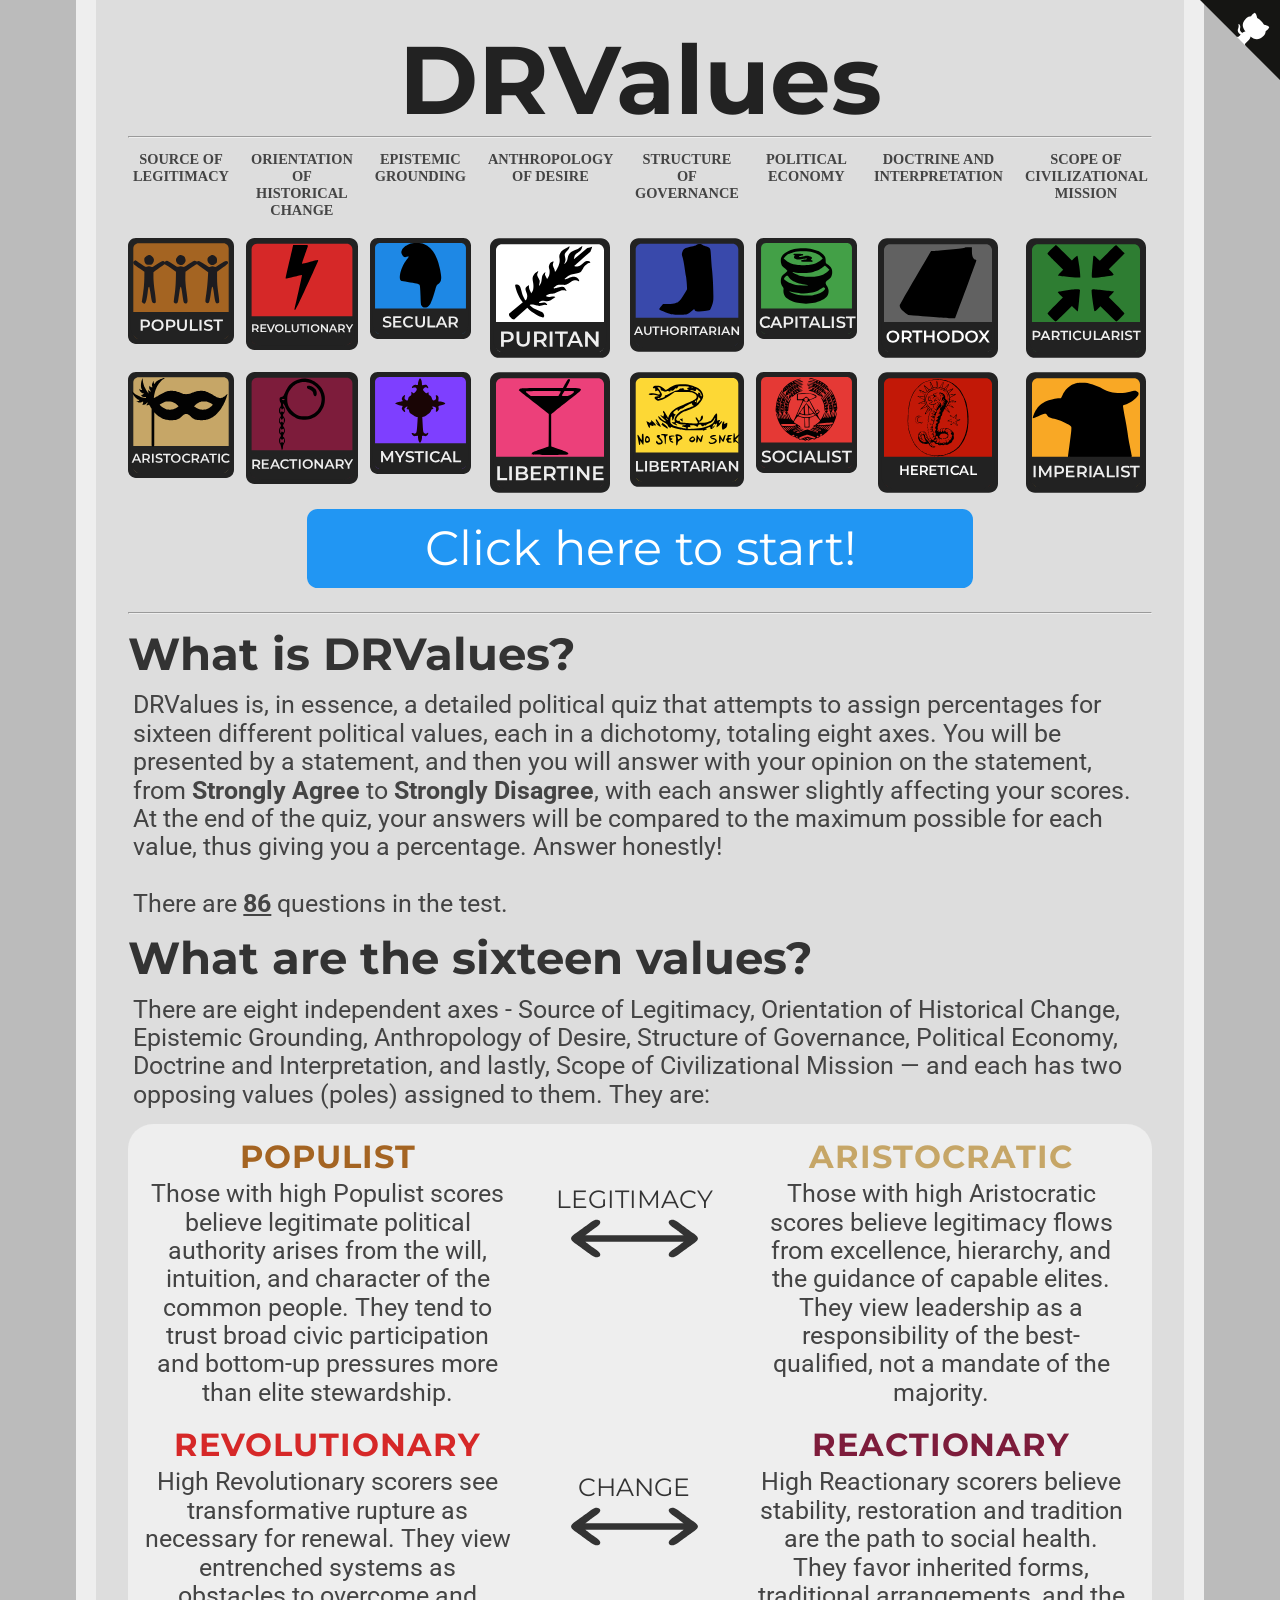
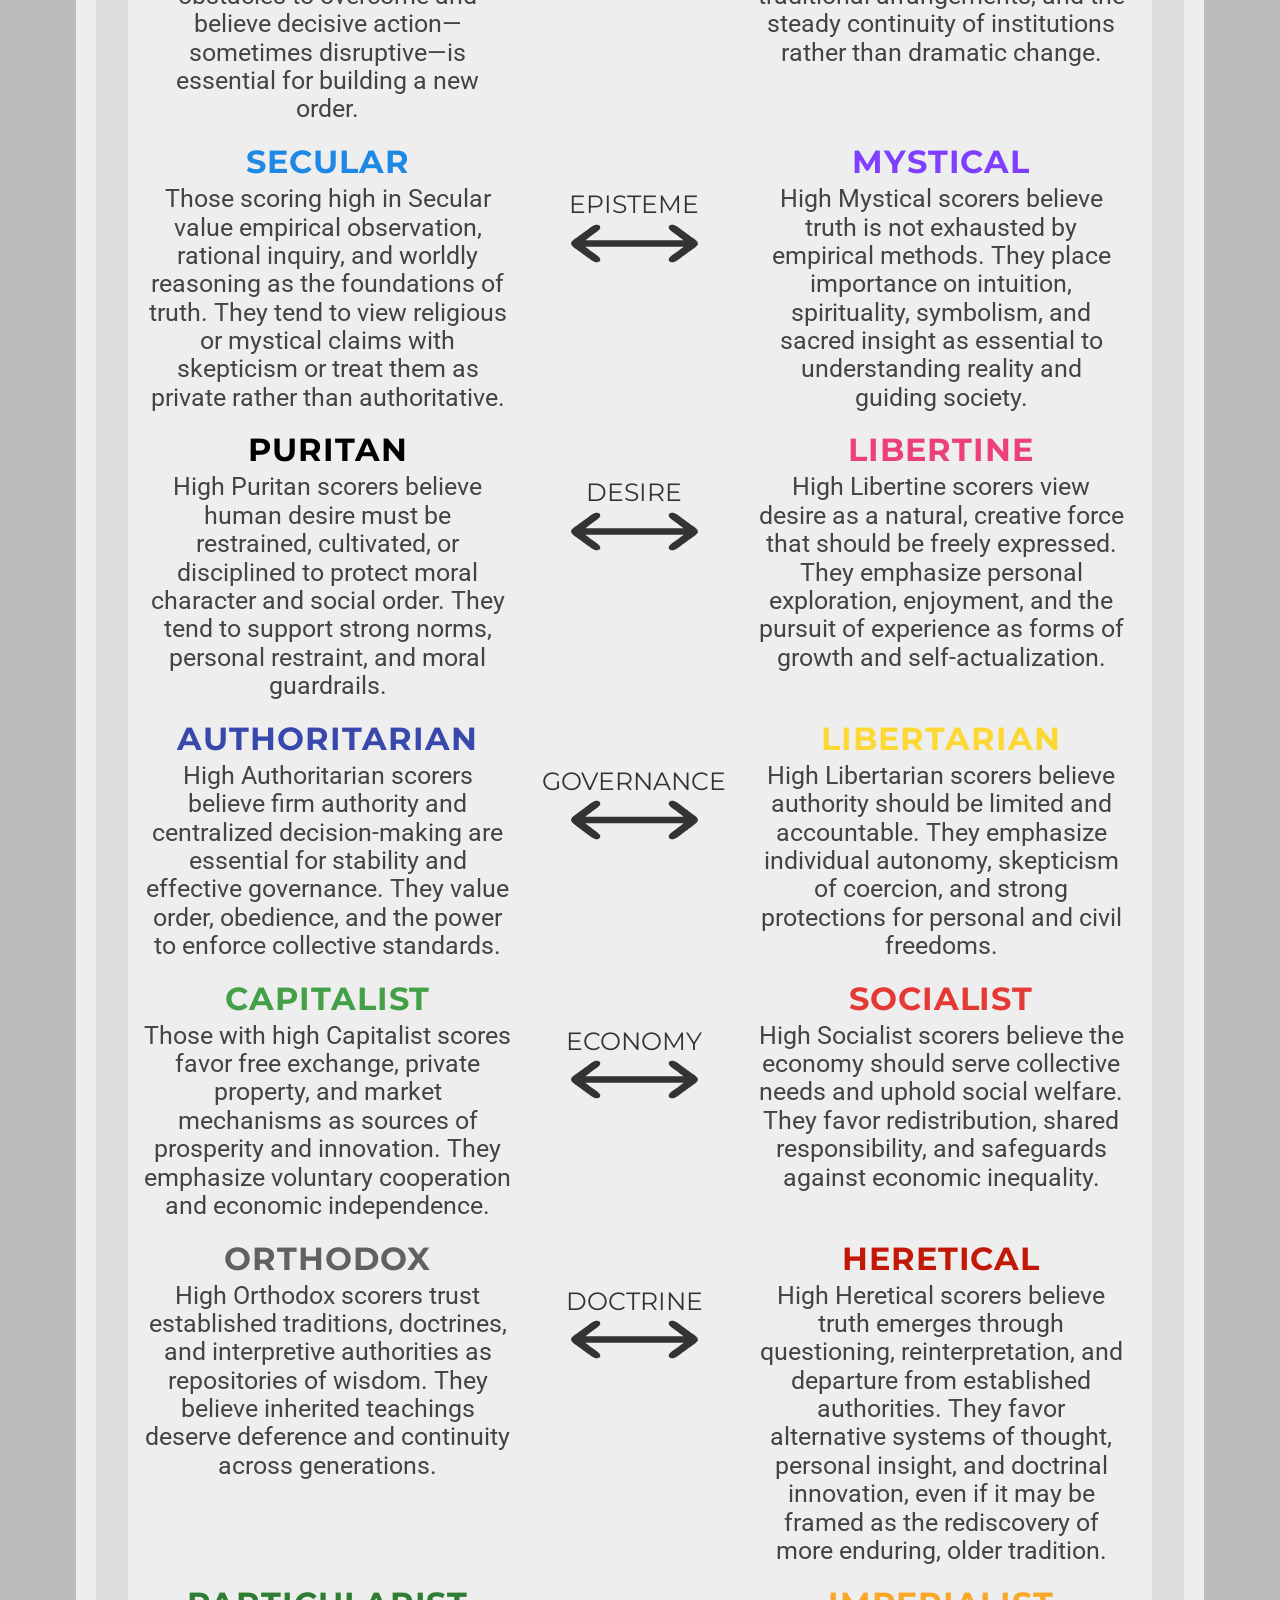
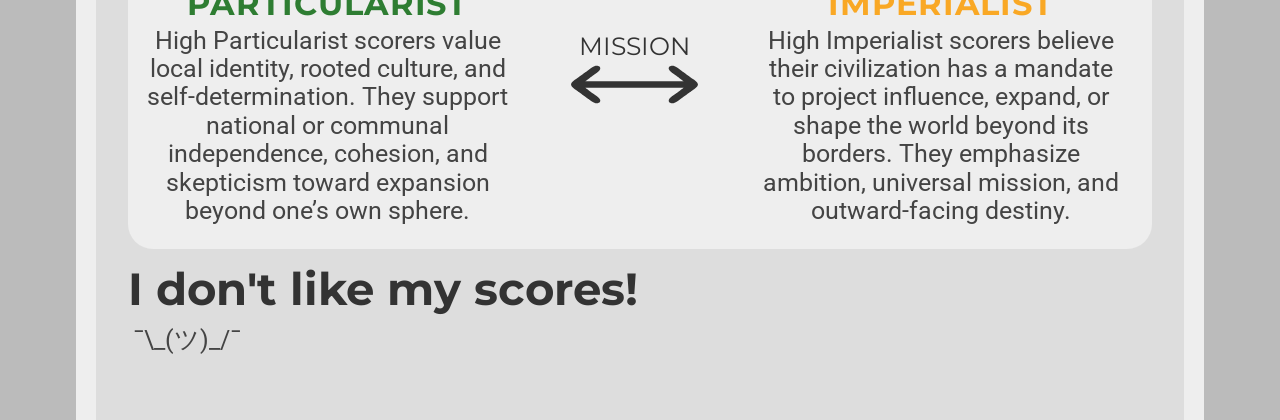
<file: index.html>
<head>
<link href="https://fonts.googleapis.com/css?family=Montserrat:300,400,700|Roboto:400,700" rel="stylesheet">
<link href='style.css' rel='stylesheet' type='text/css'>
<title>DRValues</title>
<link rel="icon" type="x-icon" href="icon.png">
<link rel="shortcut icon" type="x-icon" href="icon.png">
<meta charset="utf-8">
</head>
<body>
<a href="https://github.com/nevadaa/drvalues" class="github-corner" aria-label="View source on Github"><svg width="80" height="80" viewBox="0 0 250 250" style="fill:#151513; color:#fff; position: absolute; top: 0; border: 0; right: 0;" aria-hidden="true"><path d="M0,0 L115,115 L130,115 L142,142 L250,250 L250,0 Z"></path><path d="M128.3,109.0 C113.8,99.7 119.0,89.6 119.0,89.6 C122.0,82.7 120.5,78.6 120.5,78.6 C119.2,72.0 123.4,76.3 123.4,76.3 C127.3,80.9 125.5,87.3 125.5,87.3 C122.9,97.6 130.6,101.9 134.4,103.2" fill="currentColor" style="transform-origin: 130px 106px;" class="octo-arm"></path><path d="M115.0,115.0 C114.9,115.1 118.7,116.5 119.8,115.4 L133.7,101.6 C136.9,99.2 139.9,98.4 142.2,98.6 C133.8,88.0 127.5,74.4 143.8,58.0 C148.5,53.4 154.0,51.2 159.7,51.0 C160.3,49.4 163.2,43.6 171.4,40.1 C171.4,40.1 176.1,42.5 178.8,56.2 C183.1,58.6 187.2,61.8 190.9,65.4 C194.5,69.0 197.7,73.2 200.1,77.6 C213.8,80.2 216.3,84.9 216.3,84.9 C212.7,93.1 206.9,96.0 205.4,96.6 C205.1,102.4 203.0,107.8 198.3,112.5 C181.9,128.9 168.3,122.5 157.7,114.1 C157.9,116.9 156.7,120.9 152.7,124.9 L141.0,136.5 C139.8,137.7 141.6,141.9 141.8,141.8 Z" fill="currentColor" class="octo-body"></path></svg></a><style>.github-corner:hover .octo-arm{animation:octocat-wave 560ms ease-in-out}@keyframes octocat-wave{0%,100%{transform:rotate(0)}20%,60%{transform:rotate(-25deg)}40%,80%{transform:rotate(10deg)}}@media (max-width:500px){.github-corner:hover .octo-arm{animation:none}.github-corner .octo-arm{animation:octocat-wave 560ms ease-in-out}}</style>
<h1>DRValues</h1>
<hr>
<div class="drvalues-grid">

    <!-- Axis Headers -->
    <div class="axis-header">SOURCE OF LEGITIMACY</div>
    <div class="axis-header">ORIENTATION OF HISTORICAL CHANGE</div>
    <div class="axis-header">EPISTEMIC GROUNDING</div>
    <div class="axis-header">ANTHROPOLOGY OF DESIRE</div>
    <div class="axis-header">STRUCTURE OF GOVERNANCE</div>
    <div class="axis-header">POLITICAL ECONOMY</div>
    <div class="axis-header">DOCTRINE AND INTERPRETATION</div>
    <div class="axis-header">SCOPE OF CIVILIZATIONAL MISSION</div>

    <!-- Icons: Row 1 -->
    <a href="#anchor"><img src="value_images/populist.svg" class="axis-icon"></a>
    <a href="#anchor"><img src="value_images/revolutionary.svg" class="axis-icon"></a>
    <a href="#anchor"><img src="value_images/secular.svg" class="axis-icon"></a>
    <a href="#anchor"><img src="value_images/puritan.svg" class="axis-icon"></a>
    <a href="#anchor"><img src="value_images/authoritarian.svg" class="axis-icon"></a>
    <a href="#anchor"><img src="value_images/capitalist.svg" class="axis-icon"></a>
    <a href="#anchor"><img src="value_images/orthodox.svg" class="axis-icon"></a>
    <a href="#anchor"><img src="value_images/particularist.svg" class="axis-icon"></a>

    <!-- Icons: Row 2 -->
    <a href="#anchor"><img src="value_images/aristocratic.svg" class="axis-icon"></a>
    <a href="#anchor"><img src="value_images/reactionary.svg" class="axis-icon"></a>
    <a href="#anchor"><img src="value_images/mystical.svg" class="axis-icon"></a>
    <a href="#anchor"><img src="value_images/libertine.svg" class="axis-icon"></a>
    <a href="#anchor"><img src="value_images/libertarian.svg" class="axis-icon"></a>
    <a href="#anchor"><img src="value_images/socialist.svg" class="axis-icon"></a>
    <a href="#anchor"><img src="value_images/heretical.svg" class="axis-icon"></a>
    <a href="#anchor"><img src="value_images/imperialist.svg" class="axis-icon"></a>

</div>
<br>
<button class="button" onclick="location.href='instructions.html';" style="font-size:36pt;">Click here to start!</button>
<br><hr>
<h2>What is DRValues?</h2>
    <p>DRValues is, in essence, a detailed political quiz that attempts to assign percentages for sixteen different political values, each in a dichotomy, totaling eight axes. You will be presented by a statement, and then you will answer with your opinion on the statement, from <b>Strongly Agree</b> to <b>Strongly Disagree</b>, with each answer slightly affecting your scores. At the end of the quiz, your answers will be compared to the maximum possible for each value, thus giving you a percentage. Answer honestly!<br /><br />
    There are <b><u><span id="numOfQuestions"></span></u></b> questions in the test.</p>

<h2><a id="anchor">What are the sixteen values?</a></h2>
    <p>There are eight independent axes - Source of Legitimacy, Orientation of Historical Change, Epistemic Grounding, Anthropology of Desire, Structure of Governance, Political Economy, Doctrine and Interpretation, and lastly, Scope of Civilizational Mission — and each has two opposing values (poles) assigned to them. They are:</p>
    <div class="explanation_bg">
        <div class="spacer">
            <div class="explanation_blurb_left">
                <p class="value"><b style="color:#A46422;">POPULIST</b></p>
                <p class="blurb-text">
                    Those with high Populist scores believe legitimate political authority arises from the will, intuition, and character of the common people. They tend to trust broad civic participation and bottom-up pressures more than elite stewardship.
                </p>
            </div>
            <div class="explanation_axis">
                <p class="axis_name">LEGITIMACY</p>
                <img class="arrow" src="double_arrow.svg"></img>
            </div>
            <div class="explanation_blurb_right">
                <p class="value"><b style="color:#C6A667;">ARISTOCRATIC</b></p>
                <p class="blurb-text">
                    Those with high Aristocratic scores believe legitimacy flows from excellence, hierarchy, and the guidance of capable elites. They view leadership as a responsibility of the best-qualified, not a mandate of the majority.
            </div>
        </div>
        <div class="spacer">
            <div class="explanation_blurb_left">
                <p class="value"><b style="color:#D62828;">REVOLUTIONARY</b></p>
                <p class="blurb-text">
                     High Revolutionary scorers see transformative rupture as necessary for renewal. They view entrenched systems as obstacles to overcome and believe decisive action—sometimes disruptive—is essential for building a new order.
                </p>
            </div>
            <div class="explanation_axis">
                <p class="axis_name">CHANGE</p>
                <img class="arrow" src="double_arrow.svg"></img>
            </div>
            <div class="explanation_blurb_right">
                <p class="value"><b style="color:#7d1c3b;">REACTIONARY</b></p>
                <p class="blurb-text">
                    High Reactionary scorers believe stability, restoration and tradition are the path to social health. They favor inherited forms, traditional arrangements, and the steady continuity of institutions rather than dramatic change.
                </p>
            </div>
        </div>
        <div class="spacer">
            <div class="explanation_blurb_left">
                <p class="value"><b style="color:#1E88E5;">SECULAR</b></p>
                <p class="blurb-text">
                    Those scoring high in Secular value empirical observation, rational inquiry, and worldly reasoning as the foundations of truth. They tend to view religious or mystical claims with skepticism or treat them as private rather than authoritative.
                </p>
            </div>
            <div class="explanation_axis">
                <p class="axis_name">EPISTEME</p>
                <img class="arrow" src="double_arrow.svg"></img>
            </div>
            <div class="explanation_blurb_right">
                <p class="value"><b style="color:#7E3FFF;">MYSTICAL</b></p>
                <p class="blurb-text">
                    High Mystical scorers believe truth is not exhausted by empirical methods. They place importance on intuition, spirituality, symbolism, and sacred insight as essential to understanding reality and guiding society.
                </p>
            </div>
        </div>
        <div class="spacer">
            <div class="explanation_blurb_left">
                <p class="value"><b style="color:#000000;">PURITAN</b></p>
                <p class="blurb-text">
                    High Puritan scorers believe human desire must be restrained, cultivated, or disciplined to protect moral character and social order. They tend to support strong norms, personal restraint, and moral guardrails.
                </p>
            </div>
            <div class="explanation_axis">
                <p class="axis_name">DESIRE</p>
                <img class="arrow" src="double_arrow.svg"></img>
            </div>
            <div class="explanation_blurb_right">
                <p class="value"><b style="color:#EC407A;">LIBERTINE</b></p>
                <p class="blurb-text">
                    High Libertine scorers view desire as a natural, creative force that should be freely expressed. They emphasize personal exploration, enjoyment, and the pursuit of experience as forms of growth and self-actualization.
                </p>
            </div>
        </div>
        <div class="spacer">
            <div class="explanation_blurb_left">
                <p class="value"><b style="color:#3949AB;">AUTHORITARIAN</b></p>
                <p class="blurb-text">
                    High Authoritarian scorers believe firm authority and centralized decision-making are essential for stability and effective governance. They value order, obedience, and the power to enforce collective standards.
                </p>
            </div>
            <div class="explanation_axis">
                <p class="axis_name">GOVERNANCE</p>
                <img class="arrow" src="double_arrow.svg"></img>
            </div>
            <div class="explanation_blurb_right">
                <p class="value"><b style="color:#FDD835;">LIBERTARIAN</b></p>
                <p class="blurb-text">
                    High Libertarian scorers believe authority should be limited and accountable. They emphasize individual autonomy, skepticism of coercion, and strong protections for personal and civil freedoms.
                </p>
            </div>
        </div>
        <div class="spacer">
            <div class="explanation_blurb_left">
                <p class="value"><b style="color:#43A047;">CAPITALIST</b></p>
                <p class="blurb-text">
                    Those with high Capitalist scores favor free exchange, private property, and market mechanisms as sources of prosperity and innovation. They emphasize voluntary cooperation and economic independence.
                </p>
            </div>
            <div class="explanation_axis">
                <p class="axis_name">ECONOMY</p>
                <img class="arrow" src="double_arrow.svg"></img>
            </div>
            <div class="explanation_blurb_right">
                <p class="value"><b style="color:#E53935;">SOCIALIST</b></p>
                <p class="blurb-text">
                    High Socialist scorers believe the economy should serve collective needs and uphold social welfare. They favor redistribution, shared responsibility, and safeguards against economic inequality.
                </p>
            </div>
        </div>
        <div class="spacer">
            <div class="explanation_blurb_left">
                <p class="value"><b style="color:#616161;">ORTHODOX</b></p>
                <p class="blurb-text">
                    High Orthodox scorers trust established traditions, doctrines, and interpretive authorities as repositories of wisdom. They believe inherited teachings deserve deference and continuity across generations.
                </p>
            </div>
            <div class="explanation_axis">
                <p class="axis_name">DOCTRINE</p>
                <img class="arrow" src="double_arrow.svg"></img>
            </div>
            <div class="explanation_blurb_right">
                <p class="value"><b style="color:#C21807;">HERETICAL</b></p>
                <p class="blurb-text">
                    High Heretical scorers believe truth emerges through questioning, reinterpretation, and departure from established authorities. They favor alternative systems of thought, personal insight, and doctrinal innovation, even if it may be framed as the rediscovery of more enduring, older tradition.
                </p>
            </div>
        </div>
        <div class="spacer">
            <div class="explanation_blurb_left">
                <p class="value"><b style="color:#2E7D32;">PARTICULARIST</b></p>
                <p class="blurb-text">
                    High Particularist scorers value local identity, rooted culture, and self-determination. They support national or communal independence, cohesion, and skepticism toward expansion beyond one’s own sphere.
                </p>
            </div>
            <div class="explanation_axis">
                <p class="axis_name">MISSION</p>
                <img class="arrow" src="double_arrow.svg"></img>
            </div>
            <div class="explanation_blurb_right">
                <p class="value"><b style="color:#F9A825;">IMPERIALIST</b></p>
                <p class="blurb-text">
                    High Imperialist scorers believe their civilization has a mandate to project influence, expand, or shape the world beyond its borders. They emphasize ambition, universal mission, and outward-facing destiny.
            </div>
        </div>
        <br/>
    </div>
<h2>I don't like my scores!</h2>
    <p>¯\_(ツ)_/¯<br/>
<br>
<!-- Website visit statistics - no personal information is collected! -->
<script type="text/javascript">
var sc_project=11325211;
var sc_invisible=1;
var sc_security="fd9f0659";
var scJsHost = (("https:" == document.location.protocol) ?
"https://secure." : "http://www.");
document.write("<sc"+"ript type='text/javascript' src='" +
scJsHost+
"statcounter.com/counter/counter.js'></"+"script>");
</script>
<noscript><div class="statcounter"><a title="web stats"
href="http://statcounter.com/" target="_blank"><img
class="statcounter"
src="//c.statcounter.com/11325211/0/fd9f0659/1/" alt="web
stats"></a></div></noscript>

<!-- This is the script for the page itself -->
<script type="application/javascript"src="questions.js"></script>
<script type="text/javascript">
    document.getElementById("numOfQuestions").innerHTML = questions.length;
</script>
</body>
</file>
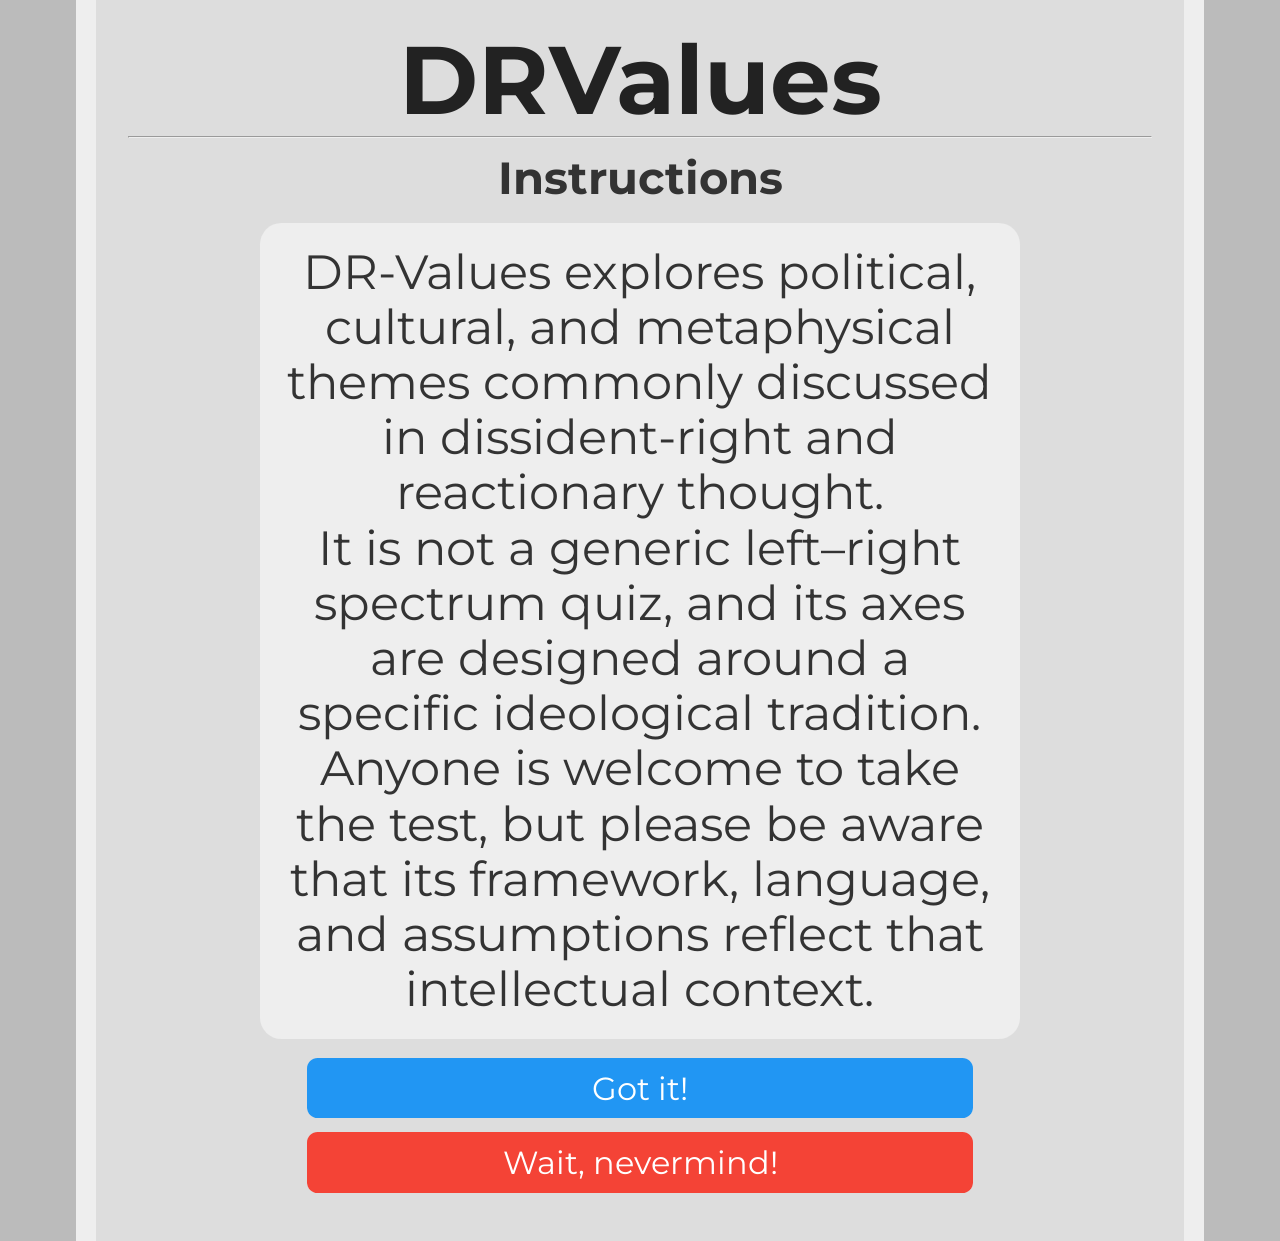
<file: instructions.html>
<head>
<link href="https://fonts.googleapis.com/css?family=Montserrat:300,400,700|Roboto:400,700" rel="stylesheet">
<link href='style.css' rel='stylesheet' type='text/css'>
<title>DRValues Quiz</title>
<link rel="icon" type="x-icon" href="icon.png">
<link rel="shortcut icon" type="x-icon" href="icon.png">
<meta charset="utf-8">
</head>
<body>

<h1>DRValues</h1>
<hr>
<h2 style="text-align:center;">Instructions</h2>
<p class="question">DR-Values explores political, cultural, and metaphysical themes commonly discussed in dissident-right and reactionary thought.<br>It is not a generic left–right spectrum quiz, and its axes are designed around a specific ideological tradition.<br>Anyone is welcome to take the test, but please be aware that its framework, language, and assumptions reflect that intellectual context.</p>
<button class="button" onclick="location.href='quiz.html';">Got it!</button> <br>
<button class="button disagree" onclick="location.href='index.html';">Wait, nevermind!</button> <br>
</body>
</file>
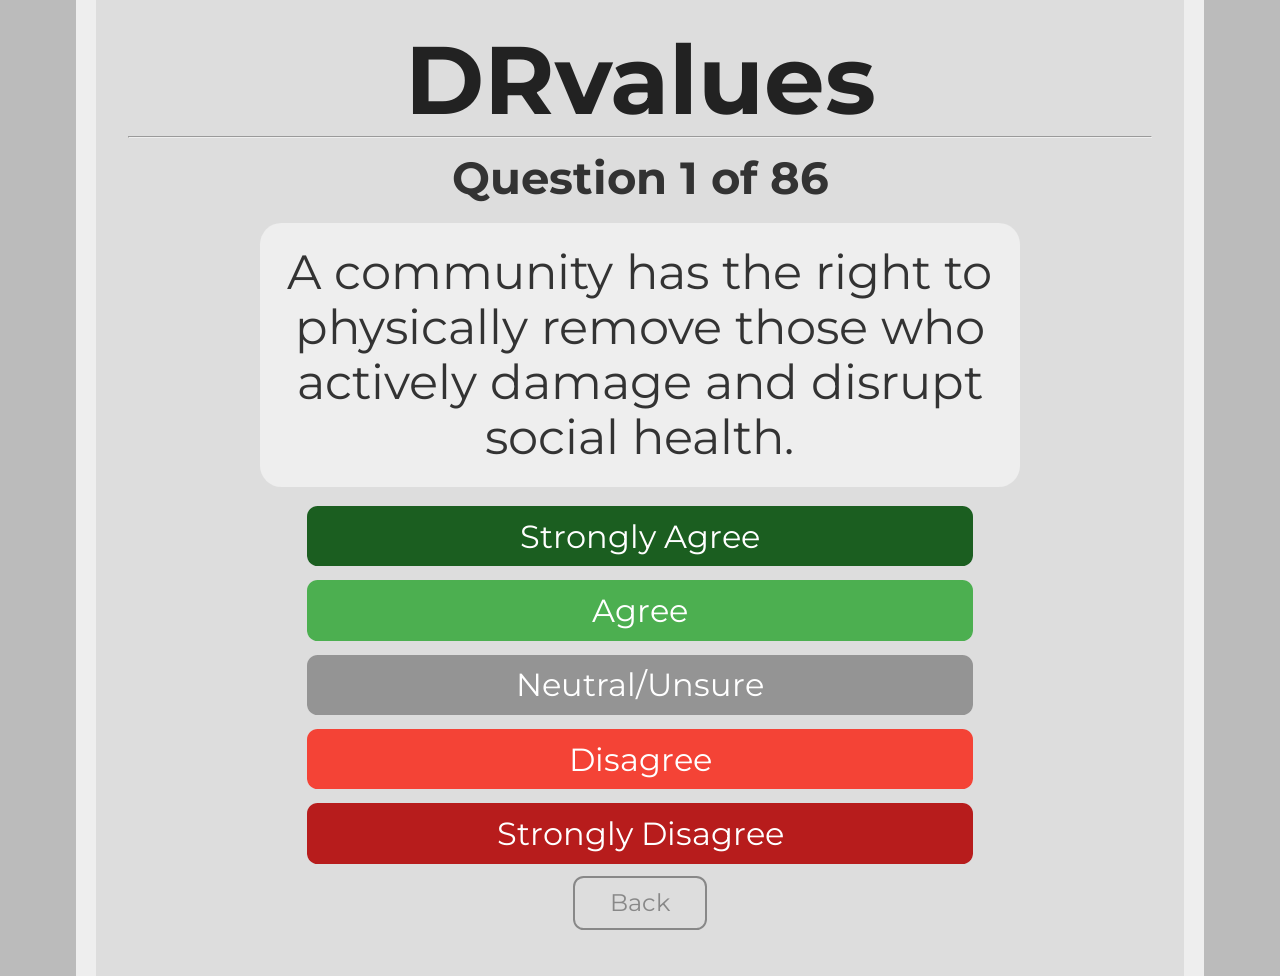
<file: quiz.html>
<head>
<link href="https://fonts.googleapis.com/css?family=Montserrat:300,400,700|Roboto:400,700" rel="stylesheet">
<link href='style.css' rel='stylesheet' type='text/css'>
<title>DRValues Quiz</title>
<link rel="icon" type="x-icon" href="icon.png">
<link rel="shortcut icon" type="x-icon" href="icon.png">
<meta charset="utf-8">
</head>
<body>
<script type="application/javascript"
        src="questions.js">
</script>
<h1>DRvalues</h1>
<hr>
<h2 style="text-align:center;" id="question-number">Loading...</h2>
<p class="question" id="question-text"></p>
<button class="button stronglyAgree" onclick="next_question( 1.0)">Strongly Agree</button> <br>
<button class="button agree" onclick="next_question( 0.5)">Agree</button> <br>
<button class="button neutral" onclick="next_question( 0.0)">Neutral/Unsure</button> <br>
<button class="button disagree" onclick="next_question(-0.5)">Disagree</button> <br>
<button class="button stronglyDisagree" onclick="next_question(-1.0)">Strongly Disagree</button> <br>
<button class="small_button" onclick="prev_question()" id="back_button">Back</button>
<button class="small_button_off" id="back_button_off">Back</button><br>

<!-- JavaScript for the test itself -->
<script>

    // ============================
    // 1. SHUFFLE QUESTIONS FIRST
    // ============================
    function shuffle(array) {
        for (let i = array.length - 1; i > 0; i--) {
            const j = Math.floor(Math.random() * (i + 1));
            [array[i], array[j]] = [array[j], array[i]];
        }
    }

    shuffle(questions);  // <--- IMPORTANT


    // ============================
    // 2. INITIALIZE ARRAYS & MAX
    // ============================
    var max_sol = 0, max_ohc = 0, max_epg = 0, max_atd = 0,
        max_sog = 0, max_poe = 0, max_dai = 0, max_civ = 0;

    let sol_array = new Array(questions.length);
    let ohc_array = new Array(questions.length);
    let epg_array = new Array(questions.length);
    let atd_array = new Array(questions.length);
    let sog_array = new Array(questions.length);
    let poe_array = new Array(questions.length);
    let dai_array = new Array(questions.length);
    let civ_array = new Array(questions.length);

    var qn = 0; // current question index

    // compute maximum possible magnitude for each axis
    for (let i = 0; i < questions.length; i++) {
        max_sol += Math.abs(questions[i].effect.sol);
        max_ohc += Math.abs(questions[i].effect.ohc);
        max_epg += Math.abs(questions[i].effect.epg);
        max_atd += Math.abs(questions[i].effect.atd);
        max_sog += Math.abs(questions[i].effect.sog);
        max_poe += Math.abs(questions[i].effect.poe);
        max_dai += Math.abs(questions[i].effect.dai);
        max_civ += Math.abs(questions[i].effect.civ);
    }


    // ============================
    // 3. DISPLAY QUESTION
    // ============================
    function init_question() {
        document.getElementById("question-text").innerHTML = questions[qn].question;
        document.getElementById("question-number").innerHTML =
            "Question " + (qn + 1) + " of " + questions.length;

        if (qn == 0) {
            document.getElementById("back_button").style.display = 'none';
            document.getElementById("back_button_off").style.display = 'block';
        } else {
            document.getElementById("back_button").style.display = 'block';
            document.getElementById("back_button_off").style.display = 'none';
        }
    }

    init_question();


    // ============================
    // 4. ANSWER QUESTION
    // ============================
    function next_question(mult) {

        sol_array[qn] = mult * questions[qn].effect.sol;
        ohc_array[qn] = mult * questions[qn].effect.ohc;
        epg_array[qn] = mult * questions[qn].effect.epg;
        atd_array[qn] = mult * questions[qn].effect.atd;
        sog_array[qn] = mult * questions[qn].effect.sog;
        poe_array[qn] = mult * questions[qn].effect.poe;
        dai_array[qn] = mult * questions[qn].effect.dai;
        civ_array[qn] = mult * questions[qn].effect.civ;

        qn++;

        if (qn < questions.length) {
            init_question();
        } else {
            results();
        }
    }


    // ============================
    // 5. GO BACKWARDS
    // ============================
    function prev_question() {
        if (qn == 0) return;
        qn--;
        init_question();
    }


    // ============================
    // 6. SCORE CALCULATION
    // ============================
    function calc_score(score, max) {
        return (100 * (max + score) / (2 * max)).toFixed(1);
    }


    // ============================
    // 7. FINAL REDIRECT
    // ============================
function results() {

    let final_sol = sol_array.reduce((a, b) => a + b, 0);
    let final_ohc = ohc_array.reduce((a, b) => a + b, 0);
    let final_epg = epg_array.reduce((a, b) => a + b, 0);
    let final_atd = atd_array.reduce((a, b) => a + b, 0);
    let final_sog = sog_array.reduce((a, b) => a + b, 0);
    let final_poe = poe_array.reduce((a, b) => a + b, 0);
    let final_dai = dai_array.reduce((a, b) => a + b, 0);
    let final_civ = civ_array.reduce((a, b) => a + b, 0);

    // --- INVERTER: flips the axis so right-pole answers appear as right-pole results ---
    function inv(x) {
        return (100 - x).toFixed(1);
    }

    const url =
        "results.html"
        + `?sol=${inv(calc_score(final_sol, max_sol))}`
        + `&ohc=${inv(calc_score(final_ohc, max_ohc))}`
        + `&epg=${inv(calc_score(final_epg, max_epg))}`
        + `&atd=${inv(calc_score(final_atd, max_atd))}`
        + `&sog=${inv(calc_score(final_sog, max_sog))}`
        + `&poe=${inv(calc_score(final_poe, max_poe))}`
        + `&dai=${inv(calc_score(final_dai, max_dai))}`
        + `&civ=${inv(calc_score(final_civ, max_civ))}`;

    location.href = url;
}


</script>

</body>
</file>
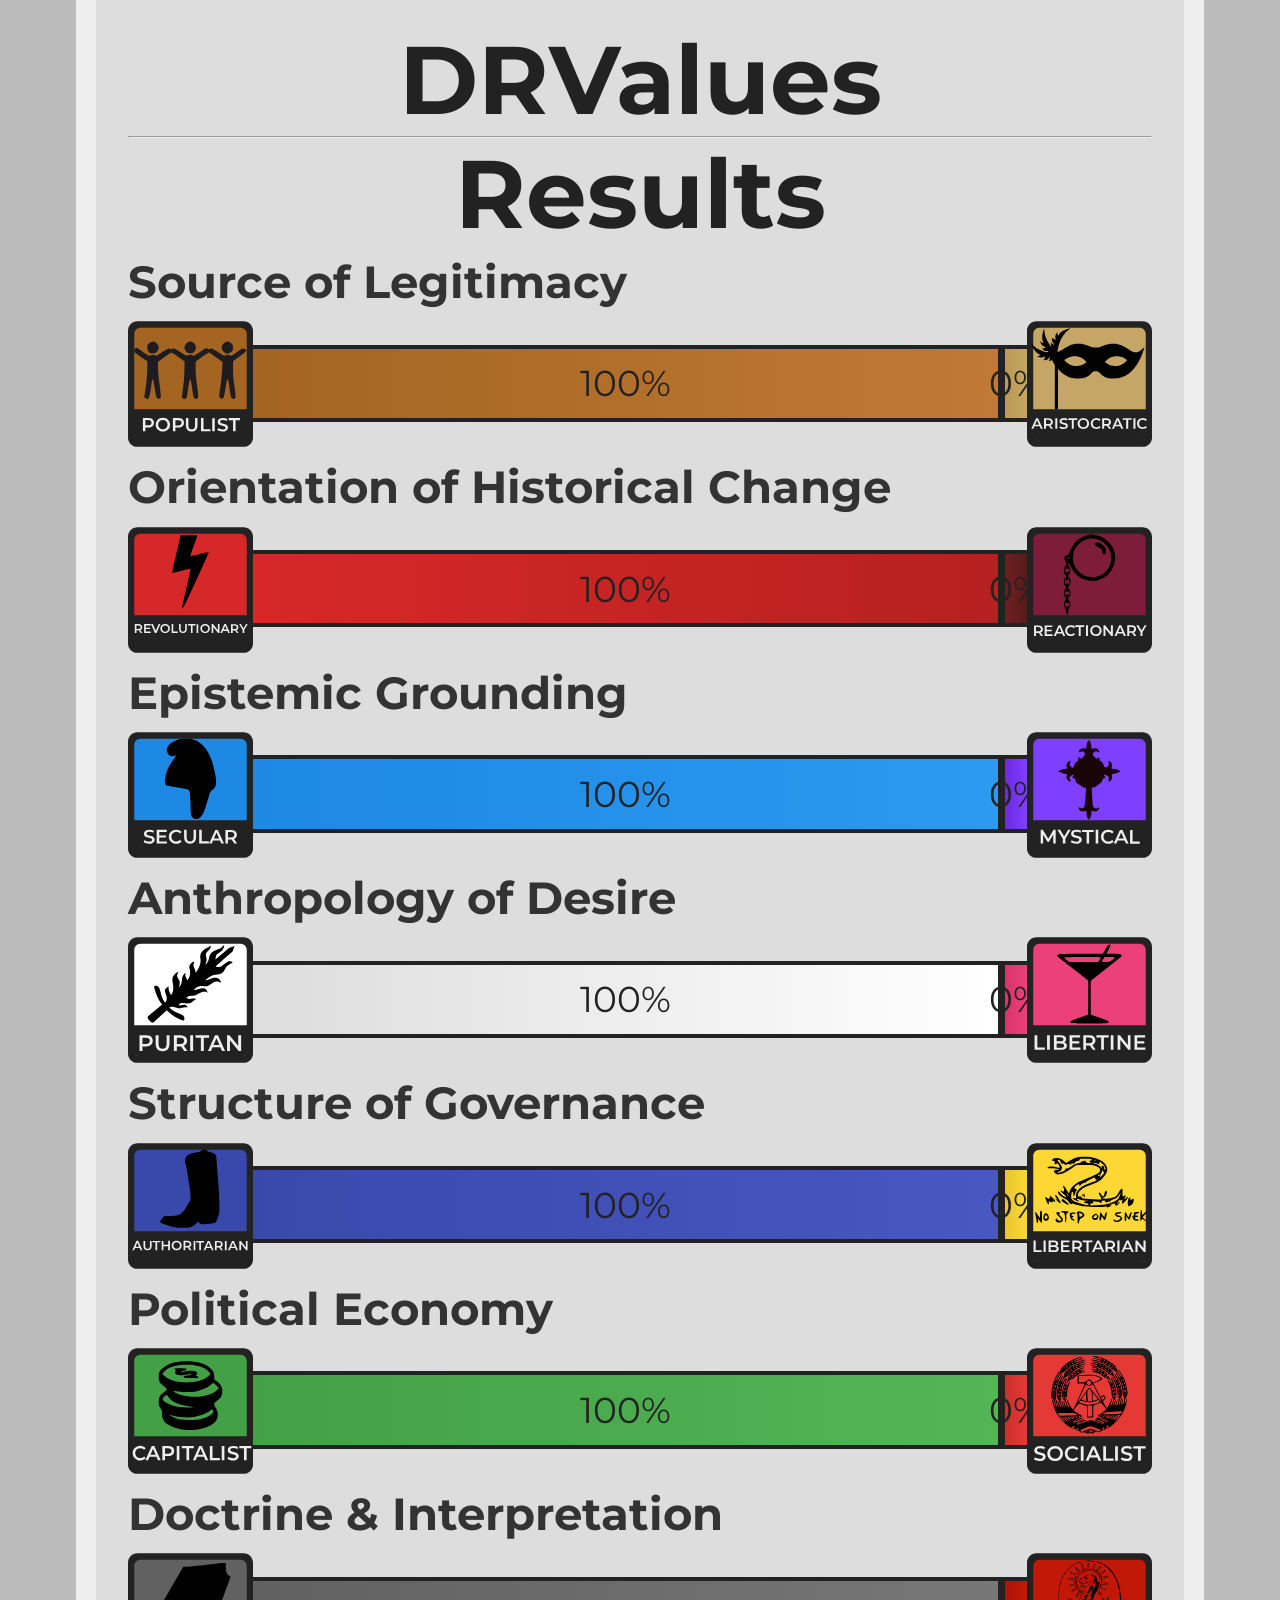
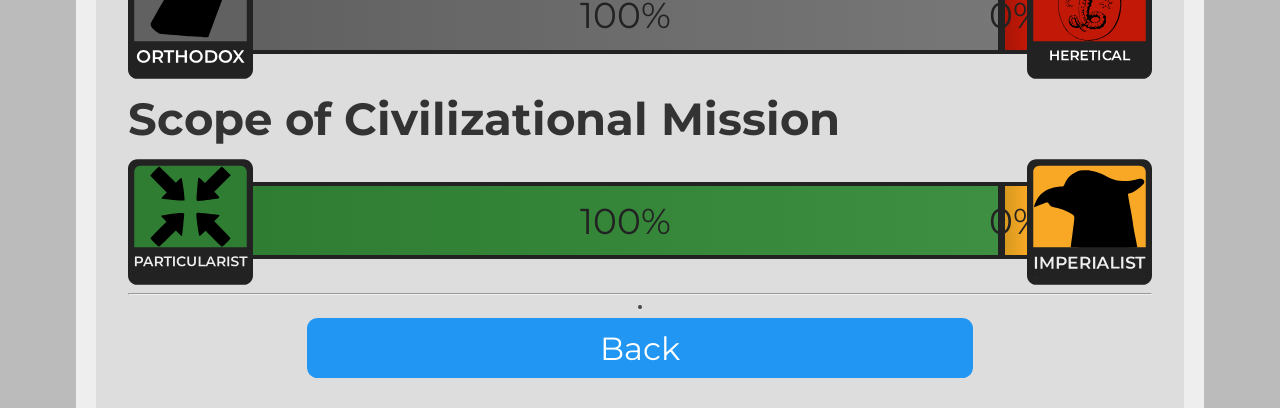
<file: results.html>
<!DOCTYPE html>
<html>
<head>
<meta charset="utf-8">
<title>DRValues Results</title>

<link href="https://fonts.googleapis.com/css?family=Montserrat:300,400,700|Roboto:400,700" rel="stylesheet">
<link href='style.css' rel='stylesheet' type='text/css'>
<link rel="icon" type="x-icon" href="icon.png">
<link rel="shortcut icon" type="x-icon" href="icon.png">

<script>
    version = "DRValues Test Edition #1"
</script>
</head>

<body>

<h1>DRValues</h1>
<hr>
<h1>Results</h1>

<img id="img-sol-left" src="value_images/populist.svg" style="display:none;">
<img id="img-sol-right" src="value_images/aristocratic.svg" style="display:none;">

<img id="img-ohc-left" src="value_images/revolutionary.svg" style="display:none;">
<img id="img-ohc-right" src="value_images/reactionary.svg" style="display:none;">

<img id="img-epg-left" src="value_images/secular.svg" style="display:none;">
<img id="img-epg-right" src="value_images/mystical.svg" style="display:none;">

<img id="img-atd-left" src="value_images/puritan.svg" style="display:none;">
<img id="img-atd-right" src="value_images/libertine.svg" style="display:none;">

<img id="img-sog-left" src="value_images/authoritarian.svg" style="display:none;">
<img id="img-sog-right" src="value_images/libertarian.svg" style="display:none;">

<img id="img-poe-left" src="value_images/capitalist.svg" style="display:none;">
<img id="img-poe-right" src="value_images/socialist.svg" style="display:none;">

<img id="img-dai-left" src="value_images/orthodox.svg" style="display:none;">
<img id="img-dai-right" src="value_images/heretical.svg" style="display:none;">

<img id="img-civ-left" src="value_images/particularist.svg" style="display:none;">
<img id="img-civ-right" src="value_images/imperialist.svg" style="display:none;">
<div id="results-container">

    <!-- SOURCE OF LEGITIMACY -->
    <h2>Source of Legitimacy</h2>
<div class="axis">
    <img src="value_images/populist.svg" height="128">
    <div class="bar sol-left" id="sol-left">    <span class="bar-text" id="sol-left-text"></span></div>
    <div class="bar-divider"></div>
    <div class="bar sol-right" id="sol-right"><span class="bar-text" id="sol-right-text"></span></div>
    <img src="value_images/aristocratic.svg" height="128">
</div>


    <!-- ORIENTATION OF HISTORICAL CHANGE -->
<h2>Orientation of Historical Change</h2>
<div class="axis">
    <img src="value_images/revolutionary.svg" height="128">
    <div class="bar ohc-left" id="ohc-left"><span class="bar-text" id="ohc-left-text"></span></div>
    <div class="bar-divider"></div>
    <div class="bar ohc-right" id="ohc-right"><span class="bar-text" id="ohc-right-text"></span></div>
    <img src="value_images/reactionary.svg" height="128">
</div>



    <!-- EPISTEMIC GROUNDING -->
<h2>Epistemic Grounding</h2>
<div class="axis">
    <img src="value_images/secular.svg" height="128">
    <div class="bar epg-left" id="epg-left"><span class="bar-text" id="epg-left-text"></span></div>
    <div class="bar-divider"></div>
    <div class="bar epg-right" id="epg-right"><span class="bar-text" id="epg-right-text"></span></div>
    <img src="value_images/mystical.svg" height="128">
</div>



    <!-- ANTHROPOLOGY OF DESIRE -->
<h2>Anthropology of Desire</h2>
<div class="axis">
    <img src="value_images/puritan.svg" height="128">
    <div class="bar atd-left" id="atd-left"><span class="bar-text" id="atd-left-text"></span></div>
    <div class="bar-divider"></div>
    <div class="bar atd-right" id="atd-right"><span class="bar-text" id="atd-right-text"></span></div>
    <img src="value_images/libertine.svg" height="128">
</div>



    <!-- STRUCTURE OF GOVERNANCE -->
<h2>Structure of Governance</h2>
<div class="axis">
    <img src="value_images/authoritarian.svg" height="128">
    <div class="bar sog-left" id="sog-left"><span class="bar-text" id="sog-left-text"></span></div>
    <div class="bar-divider"></div>
    <div class="bar sog-right" id="sog-right"><span class="bar-text" id="sog-right-text"></span></div>
    <img src="value_images/libertarian.svg" height="128">
</div>



    <!-- POLITICAL ECONOMY -->
<h2>Political Economy</h2>
<div class="axis">
    <img src="value_images/capitalist.svg" height="128">
    <div class="bar poe-left" id="poe-left"><span class="bar-text" id="poe-left-text"></span></div>
    <div class="bar-divider"></div>
    <div class="bar poe-right" id="poe-right"><span class="bar-text" id="poe-right-text"></span></div>
    <img src="value_images/socialist.svg" height="128">
</div>


    <!-- DOCTRINE & INTERPRETATION -->
<h2>Doctrine & Interpretation</h2>
<div class="axis">
    <img src="value_images/orthodox.svg" height="128">
    <div class="bar dai-left" id="dai-left"><span class="bar-text" id="dai-left-text"></span></div>
    <div class="bar-divider"></div>
    <div class="bar dai-right" id="dai-right"><span class="bar-text" id="dai-right-text"></span></div>
    <img src="value_images/heretical.svg" height="128">
</div>



    <!-- SCOPE OF CIVILIZATIONAL MISSION -->
<h2>Scope of Civilizational Mission</h2>
<div class="axis">
    <img src="value_images/particularist.svg" height="128">
    <div class="bar civ-left" id="civ-left"><span class="bar-text" id="civ-left-text"></span></div>
    <div class="bar-divider"></div>
    <div class="bar civ-right" id="civ-right"><span class="bar-text" id="civ-right-text"></span></div>
    <img src="value_images/imperialist.svg" height="128">
</div>



</div>

<hr>
<img id="banner">

<button class="button" onclick="location.href='index.html';">Back</button>

<script>
/* --------------------------
   READ QUERY VALUES
--------------------------- */
function getQueryVariable(name) {
    const params = new URLSearchParams(window.location.search);
    return parseFloat(params.get(name)) || 0;
}

const sol = getQueryVariable("sol");
const ohc = getQueryVariable("ohc");
const epg = getQueryVariable("epg");
const atd = getQueryVariable("atd");
const sog = getQueryVariable("sog");
const poe = getQueryVariable("poe");
const dai = getQueryVariable("dai");
const civ = getQueryVariable("civ");

/* --------------------------
   BAR RENDERING
--------------------------- */
function setBars(axis, value) {
    // value = % toward RIGHT pole
    const right = document.getElementById(axis + "-right");
    const left = document.getElementById(axis + "-left");

    right.style.width = value + "%";
    left.style.width = (100 - value) + "%";

    // optional text output on bars
    const leftText  = document.getElementById(axis + "-left-text");
    const rightText = document.getElementById(axis + "-right-text");

    if (leftText)  leftText.textContent  = (100 - value) + "%";
    if (rightText) rightText.textContent = value + "%";
}


/* Compute percentages (0 = left pole, 100 = right pole) */
setBars("sol", sol);
setBars("ohc", ohc);
setBars("epg", epg);
setBars("atd", atd);
setBars("sog", sog);
setBars("poe", poe);
setBars("dai", dai);
setBars("civ", civ);


</script>
<script>
window.onload = function () {

    /* ========== CANVAS INIT ========== */
    const c = document.createElement("canvas");
    const ctx = c.getContext("2d");

    c.width = 900;
    c.height = 1250;
    ctx.fillStyle = "#E5E5E5";
    ctx.fillRect(0, 0, c.width, c.height);


    /* ========== UTILS ========== */
    function get(param) {
        return parseFloat(new URLSearchParams(window.location.search).get(param));
    }

    const sol = get("sol");
    const ohc = get("ohc");
    const epg = get("epg");
    const atd = get("atd");
    const sog = get("sog");
    const poe = get("poe");
    const dai = get("dai");
    const civ = get("civ");

    const axisNames = [
        "Source of Legitimacy",
        "Orientation of Historical Change",
        "Epistemic Grounding",
        "Anthropology of Desire",
        "Structure of Governance",
        "Political Economy",
        "Doctrine & Interpretation",
        "Civilizational Mission"
    ];

    const scores = [sol, ohc, epg, atd, sog, poe, dai, civ];

    const leftIcons = [
        "img-sol-left", "img-ohc-left", "img-epg-left", "img-atd-left",
        "img-sog-left", "img-poe-left", "img-dai-left", "img-civ-left"
    ];

    const rightIcons = [
        "img-sol-right", "img-ohc-right", "img-epg-right", "img-atd-right",
        "img-sog-right", "img-poe-right", "img-dai-right", "img-civ-right"
    ];


    /* ========== TITLE ========== */
    ctx.fillStyle = "#222";
    ctx.font = "bold 80px Montserrat";
    ctx.textAlign = "left";
    ctx.fillText("DRValues", 40, 100);

    ctx.font = "300 32px Montserrat";
    ctx.fillText("nevadaa.github.io/drvalues", 40, 150);


    /* ========== DRAW ALL AXES ========== */
    let startY = 230;      // first row position
    const rowHeight = 130; // vertical spacing per axis
    const barX = 160;      // where bars start (icons at 40)
    const barW = 600;      // total width of left+right bars
    const barH = 36;       // bar height

    for (let i = 0; i < 8; i++) {

        let y = startY + i * rowHeight;

        /* AXIS TITLE */
        ctx.fillStyle = "#222";
        ctx.font = "bold 30px Montserrat";
        ctx.textAlign = "left";
        ctx.fillText(axisNames[i], 40, y);


        /* ICONS */
        let leftImg = document.getElementById(leftIcons[i]);
        let rightImg = document.getElementById(rightIcons[i]);
        ctx.drawImage(leftImg, 40, y + 10, 90, 90);
        ctx.drawImage(rightImg, 770, y + 10, 90, 90);


        /* BARS */
        let pctRight = scores[i];
        let pctLeft = 100 - pctRight;

        let leftW = (pctLeft / 100) * barW;
        let rightW = (pctRight / 100) * barW;

        // Left gradient
        let gradLeft = ctx.createLinearGradient(barX, y + 55, barX + leftW, y + 55);
        switch (i) {
            case 0: gradLeft.addColorStop(0, "#A46422"); gradLeft.addColorStop(1, "#C07A35"); break;
            case 1: gradLeft.addColorStop(0, "#D62828"); gradLeft.addColorStop(1, "#B72020"); break;
            case 2: gradLeft.addColorStop(0, "#1E88E5"); gradLeft.addColorStop(1, "#2B9AF0"); break;
            case 3: gradLeft.addColorStop(0, "#DDDDDD"); gradLeft.addColorStop(1, "#FFFFFF"); break;
            case 4: gradLeft.addColorStop(0, "#3949AB"); gradLeft.addColorStop(1, "#4857C2"); break;
            case 5: gradLeft.addColorStop(0, "#43A047"); gradLeft.addColorStop(1, "#55B556"); break;
            case 6: gradLeft.addColorStop(0, "#616161"); gradLeft.addColorStop(1, "#777777"); break;
            case 7: gradLeft.addColorStop(0, "#2E7D32"); gradLeft.addColorStop(1, "#3E8F42"); break;
        }

        ctx.fillStyle = gradLeft;
        ctx.fillRect(barX, y + 55, leftW, barH);

        // Right gradient
        let gradRight = ctx.createLinearGradient(barX + leftW, y + 55, barX + barW, y + 55);
        switch (i) {
            case 0: gradRight.addColorStop(0, "#C6A667"); gradRight.addColorStop(1, "#B99952"); break;
            case 1: gradRight.addColorStop(0, "#5A1A1A"); gradRight.addColorStop(1, "#6D2020"); break;
            case 2: gradRight.addColorStop(0, "#7E3FFF"); gradRight.addColorStop(1, "#6C2AE0"); break;
            case 3: gradRight.addColorStop(0, "#EC407A"); gradRight.addColorStop(1, "#D8346B"); break;
            case 4: gradRight.addColorStop(0, "#FDD835"); gradRight.addColorStop(1, "#E6C630"); break;
            case 5: gradRight.addColorStop(0, "#E53935"); gradRight.addColorStop(1, "#CC2F2C"); break;
            case 6: gradRight.addColorStop(0, "#C21807"); gradRight.addColorStop(1, "#A91506"); break;
            case 7: gradRight.addColorStop(0, "#F9A825"); gradRight.addColorStop(1, "#D79A20"); break;
        }

        ctx.fillStyle = gradRight;
        ctx.fillRect(barX + leftW, y + 55, rightW, barH);
        

/* PERCENTAGE LABELS */
ctx.font = "bold 26px Montserrat";

/* LEFT % — always dark text */
ctx.fillStyle = "#222";
ctx.textAlign = "left";
ctx.fillText(`${pctLeft.toFixed(1)}%`, barX + 10, y + 82);

/* RIGHT % — always white text for contrast */
ctx.fillStyle = "#ffffff";
ctx.textAlign = "right";
ctx.fillText(`${pctRight.toFixed(1)}%`, barX + barW - 10, y + 82);

    }

    /* EXPORT */
    document.getElementById("banner").src = c.toDataURL();
};
</script>


</script>

</body>
</html>
</file>
<file: style.css>
html {
    background-color: #bbbbbb;
    padding: 0px;
    scroll-behavior: smooth;
}
body {
    width: 80%;
    min-height: calc(100vh - 4em);
    margin: 0 auto;
    padding: 2em;
    background-color: #dddddd;
    border-color: #eeeeee;
    border-left-style: solid;
    border-right-style: solid;
    border-width: 20px;
}
p {
    color: #444444;
    font-family: 'Roboto', sans-serif;
    font-size: 18.5pt;
    line-height: 1.15;
    margin: 4pt;
}

p.value {
    margin-top: 22px;
    margin-bottom: 22px;
    text-indent: -16pt;
    margin-left: 20pt;
    font-size: 24pt;
    line-height: 2.11666656px;
    letter-spacing: 0.03em;
    font-family: 'Montserrat';
}

p.axis_name {
    margin-top: 50px;
    color: #333333;
    font-size: 19pt;
    font-family: 'Montserrat';
}
p.question {
    margin: 16pt auto;
    color: #333333;
    font-family: 'Montserrat', sans-serif;
    font-weight: normal;
    width: 70%;
    min-width: 500pt;
    min-height: 144pt;
    background-color: #eeeeee;
    padding: 16pt;
    border-radius: 16pt;
    font-size: 36pt;
    display: flex;
    justify-content: center;
    align-items: center;
    text-align: center;

}
h1 {
    color: #222222;
    font-family: 'Montserrat', sans-serif;
    font-size: 72pt;
    text-align: center;
    line-height: 72pt;
    margin-top: 0pt;
    margin-bottom: 0pt;
}
h2 {
    color: #333333;
    font-family: 'Montserrat', sans-serif;
    font-size: 34pt;
    line-height: 36pt;
    margin-top: 12pt;
    margin-bottom: 10pt;
}
li {
    font-size: 16pt;
    text-indent: 16pt;
}
a {
    font-family: inherit;
}
div.center {
    background-color: #eeeeee;
    font-family: 'Montserrat', sans-serif;
    border-radius: 8pt;
    padding: 6pt;
    color: white;
    width: 50%;
    min-width: 488pt;
    text-align: center;
    text-decoration: none;
    display: block;
    font-size: 24pt;
    margin: auto;
}
img.quadcolumn {
    width: 23.75%;
    transition: transform .3s;
}
img.quadcolumn:hover {
    transform: scale(1.05);
  }
div.quadcolumn {
    width: 23.75%;
}
div.axis_name {
    color: #333333;
    font-size: 19pt;
    font-family: 'Montserrat';
    display: inline-block;
    padding-bottom: 8.65pt;
}
.spacer {
    display: flex;
}
.spacer > div{
    margin-top: 10px;
    display: inline-block;
    *display: inline; /* For IE7 */
    text-align: center;
}
.button {
    background-color: #2196f3;
    font-family: 'Montserrat', sans-serif;
    border: none;
    border-radius: 8pt;
    color: white;
    padding: 8pt;
    width: 50%;
    min-width: 500pt;
    text-align: center;
    text-decoration: none;
    display: block;
    font-size: 24pt;
    margin: -2px auto;
    cursor: pointer;
}
.button:hover, .button:focus { background: #1687e0; }
.stronglyAgree { background: #1b5e20; }
.stronglyAgree:hover, .stronglyAgree:focus { background: #154a19; }
.agree { background: #4caf50; }
.agree:hover, .agree:focus { background: #29942e; }
.neutral { background: #949494; }
.neutral:hover, .neutral:focus { background: #656565; }
.disagree { background: #f44336; }
.disagree:hover, .disagree:focus { background: #d6271a; }
.stronglyDisagree { background: #b71c1c; }
.stronglyDisagree:hover, .stronglyDisagree:focus { background: #a00e0e; }

.small_button, .small_button_off {
    background-color: #333;
    font-family: 'Montserrat', sans-serif;
    border: none;
    border-radius: 8pt;
    color: white;
    padding: 8pt;
    width: 10%;
    min-width: 100pt;
    text-align: center;
    text-decoration: none;
    display: block;
    font-size: 18pt;
    margin: -2px auto;
    cursor: pointer;
}

.small_button:hover, .small_button:focus {
    background: #222;
}

.small_button_off {
    background-color: #ddd;
    color: #888;
    border: 2px solid #888;
    cursor: not-allowed;
    margin: -4px auto;
}
.arrow {
    width: 60%;
    height: auto;
}
div.explanation_blurb_left {
    vertical-align: top;
    width: 37%;
    margin-left: 1%;
    margin-right: 1%;
}
div.explanation_blurb_right {
    vertical-align: top;
    width: 37%;
    margin-left: 1%;
    margin-right: 1%;
}
div.explanation_axis {
    width: 20.9%;
    vertical-align: top;
}
div.axis {
    width: 100%;
    display: flex;
    align-items: center;
    justify-content: center;
}
div.bar {
    height: 36pt;
    line-height: 36pt;
    padding: 8pt;
    margin-top: 4pt;
    margin-bottom: 4pt;
    border-width: 4px;
    border-right-width: 1px;
    border-top-style: solid;
    border-bottom-style: solid;
    border-color: #222222;
    background-color: #eeeeee;
    width: 50%;
}
div.text-wrapper {
    font-family: 'Montserrat', sans-serif;
    font-size: 36pt;
    line-height: 36pt;
    color: #222222;
    display: inline-block;
}
/* GENERIC BAR STYLE */
div.bar {
    height: 36pt;
    line-height: 36pt;
    margin-top: 4pt;
    margin-bottom: 4pt;
    display: flex;
    justify-content: center;
    align-items: center
}

/* Divider line between left and right bar */
.bar-divider {
    width: 10px;
    background-color: #222 !important;
    display: inline-block;
    height: 77.5px;
}


.bar-text {
    font-family: Montserrat, sans-serif;
    font-size: 36px;
    color: #222222;
    padding-left: 8px;
    padding-right: 8px;
    line-height: 36pt;
}


/* ====== GRADIENTS FOR EACH AXIS ====== */

/* Source of Legitimacy */
div.bar.sol-left  { background: linear-gradient(to right, #A46422, #C07A35); }
div.bar.sol-right { background: linear-gradient(to left, #C6A667, #B99952); }

/* Orientation of Historical Change */
div.bar.ohc-left  { background: linear-gradient(to right, #D62828, #B72020); }
div.bar.ohc-right { background: linear-gradient(to left, #5A1A1A, #6D2020); }

/* Epistemic Grounding */
div.bar.epg-left  { background: linear-gradient(to right, #1E88E5, #2B9AF0); }
div.bar.epg-right { background: linear-gradient(to left, #7E3FFF, #6C2AE0); }

/* Anthropology of Desire */
div.bar.atd-left  { background: linear-gradient(to right, #dddddd, #ffffff); }
div.bar.atd-right { background: linear-gradient(to left, #EC407A, #D8346B); }

/* Structure of Governance */
div.bar.sog-left  { background: linear-gradient(to right, #3949AB, #4857C2); }
div.bar.sog-right { background: linear-gradient(to left, #FDD835, #E6C630); }

/* Political Economy */
div.bar.poe-left  { background: linear-gradient(to right, #43A047, #55B556); }
div.bar.poe-right { background: linear-gradient(to left, #E53935, #CC2F2C); }

/* Doctrine & Interpretation */
div.bar.dai-left  { background: linear-gradient(to right, #616161, #777777); }
div.bar.dai-right { background: linear-gradient(to left, #C21807, #A91506); }

/* Civilizational Mission */
div.bar.civ-left  { background: linear-gradient(to right, #2E7D32, #3E8F42); }
div.bar.civ-right { background: linear-gradient(to left, #F9A825, #D79A20); }


span.weight-300 {
    font-weight: 300;
}
.explanation_bg {
    background-color: #eeeeee;
    border-radius: 25px;
    margin-top: 15px;
}
#banner {
    border-color: #444444;
    border-style: solid;
    border-width: 2px;
    border-radius: 8pt;
    display: block;
    margin: 8pt;
    margin-left: auto;
    margin-right: auto;
}
.drvalues-grid {
    display: grid;
    grid-template-columns: repeat(8, 1fr);   /* 8 columns, like 8values */
    grid-auto-rows: auto;
    gap: 12px;
    margin: 0 auto;
    max-width: 1200px;
    text-align: center;
}

.axis-header {
    font-weight: bold;
    font-size: 0.9rem;
    text-transform: uppercase;
    color: #444;
    padding: 5px;
}

.axis-icon {
    width: 100%;
    max-width: 120px;
    border-radius: 6px;
    transition: transform 0.15s ease;
}

.axis-icon:hover {
    transform: scale(1.06);
}
</file>
